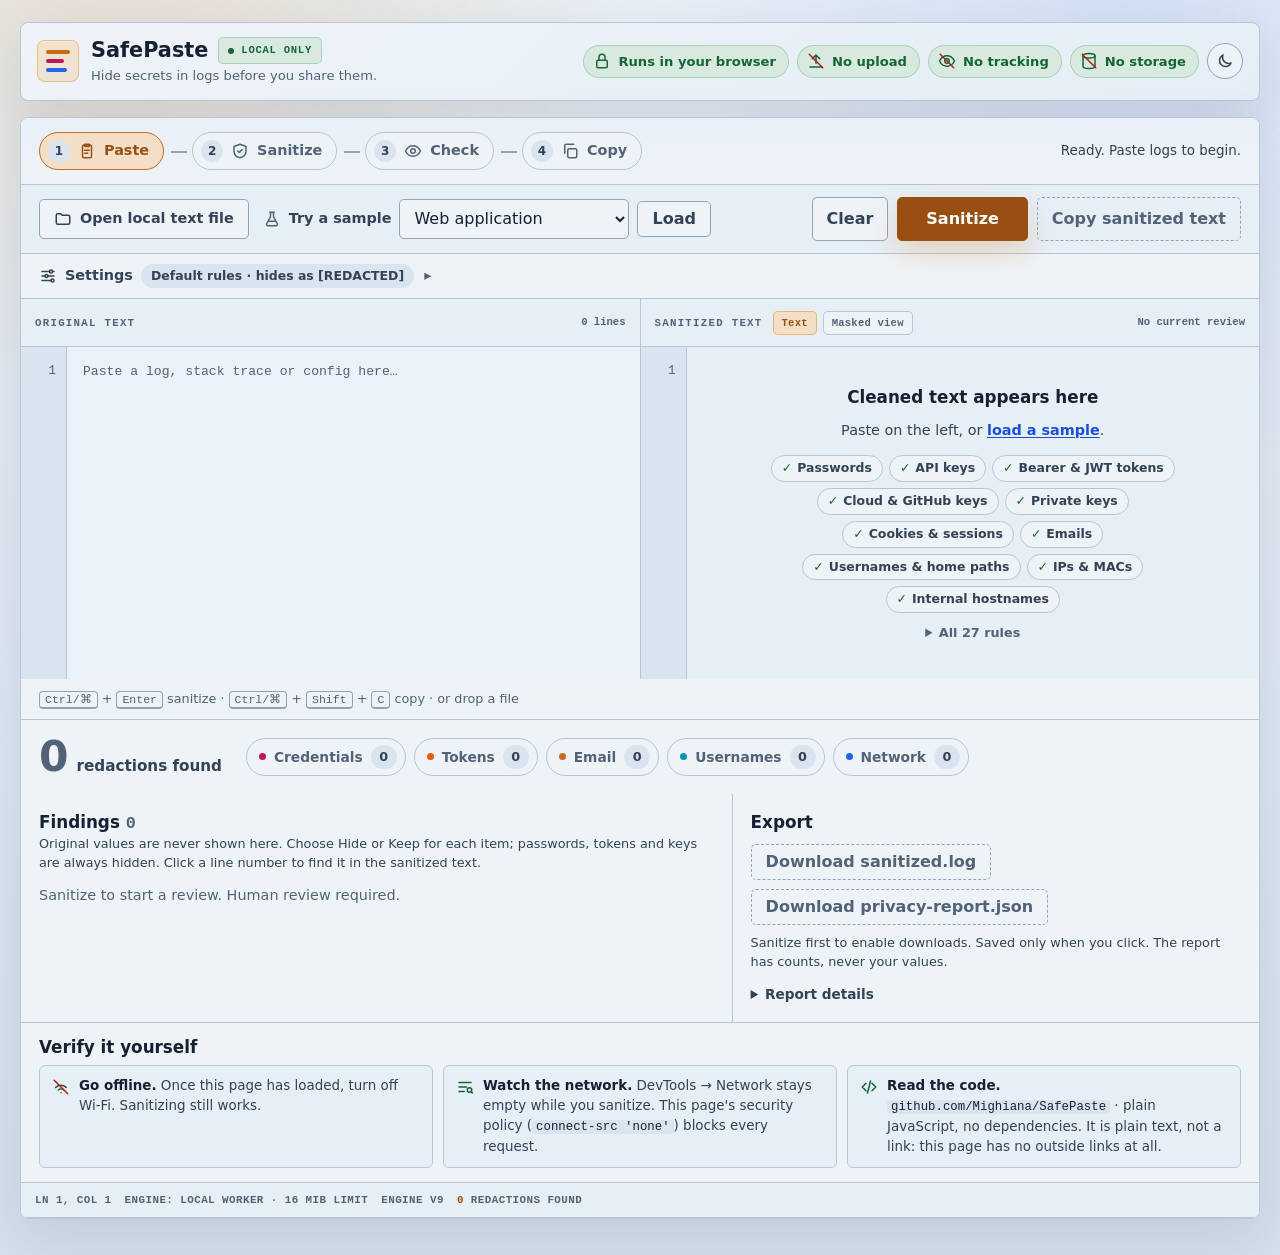
<file: index.html>
<!doctype html>
<html lang="en">
  <head>
    <meta charset="utf-8">
    <meta http-equiv="Content-Security-Policy" content="default-src 'self'; script-src 'self'; style-src 'self'; img-src 'self'; font-src 'none'; connect-src 'none'; media-src 'none'; object-src 'none'; frame-src 'none'; child-src 'none'; worker-src 'self'; manifest-src 'none'; base-uri 'none'; form-action 'none'">
    <meta name="viewport" content="width=device-width, initial-scale=1">
    <title>SafePaste</title>
    <meta name="description" content="Local browser-based log sanitizer for reviewing sensitive data before sharing logs.">
    <link rel="stylesheet" href="styles.css">
    <script src="src/theme.js"></script>
  </head>
  <body>
    <div class="shell">
      <header class="site-header">
        <div class="topbar">
          <a class="brand-lockup" href="#workspace-title" aria-label="SafePaste workspace">
            <span class="brand-mark" aria-hidden="true">
              <span></span>
              <span></span>
              <span></span>
            </span>
            <span class="brand-copy">
              <span class="title-row">
                <h1>SafePaste</h1>
                <span class="trust-badge">Local only</span>
              </span>
              <span class="subtitle">Hide secrets in logs before you share them.</span>
            </span>
          </a>
          <div class="topbar-actions">
            <ul class="trust-indicators" aria-label="Privacy guarantees">
              <li><svg class="icon" viewBox="0 0 24 24" aria-hidden="true" focusable="false"><rect x="5" y="11" width="14" height="10" rx="2"/><path d="M8 11V7a4 4 0 0 1 8 0v4"/></svg>Runs in your browser</li>
              <li><svg class="icon" viewBox="0 0 24 24" aria-hidden="true" focusable="false"><path d="M12 15V4M7 9l5-5 5 5M4 20h16"/><path class="strike" d="M3 3l18 18"/></svg>No upload</li>
              <li><svg class="icon" viewBox="0 0 24 24" aria-hidden="true" focusable="false"><path d="M2 12s3.5-7 10-7 10 7 10 7-3.5 7-10 7S2 12 2 12z"/><circle cx="12" cy="12" r="3"/><path class="strike" d="M3 3l18 18"/></svg>No tracking</li>
              <li><svg class="icon" viewBox="0 0 24 24" aria-hidden="true" focusable="false"><ellipse cx="12" cy="5" rx="8" ry="3"/><path d="M4 5v14c0 1.7 3.6 3 8 3s8-1.3 8-3V5"/><path class="strike" d="M3 3l18 18"/></svg>No storage</li>
            </ul>
            <button id="theme-toggle" class="theme-toggle" type="button" aria-label="Switch to dark theme" title="Switch to dark theme"><svg class="icon icon-moon" viewBox="0 0 24 24" aria-hidden="true" focusable="false"><path d="M20 14.5A8 8 0 0 1 9.5 4a8 8 0 1 0 10.5 10.5z"/></svg><svg class="icon icon-sun" viewBox="0 0 24 24" aria-hidden="true" focusable="false"><circle cx="12" cy="12" r="4"/><path d="M12 2v2M12 20v2M4.9 4.9l1.4 1.4M17.7 17.7l1.4 1.4M2 12h2M20 12h2M4.9 19.1l1.4-1.4M17.7 6.3l1.4-1.4"/></svg></button>
          </div>
        </div>
      </header>

      <main class="workspace" aria-labelledby="workspace-title" data-workspace-shell>
        <section class="workspace-head" aria-labelledby="workspace-title">
          <h2 id="workspace-title" class="sr-only">Sanitize a log</h2>
          <ol id="flow-steps" class="flow-steps" data-stage="paste" aria-label="Steps">
            <li data-step="paste"><svg class="icon" viewBox="0 0 24 24" aria-hidden="true" focusable="false"><rect x="6" y="4" width="12" height="17" rx="2"/><path d="M9 3h6v3H9zM9 11h6M9 15h4"/></svg><span>Paste</span></li>
            <li data-step="sanitize"><svg class="icon" viewBox="0 0 24 24" aria-hidden="true" focusable="false"><path d="M12 3l8 3v6c0 5-3.5 8-8 9-4.5-1-8-4-8-9V6z"/><path d="M9 12l2 2 4-4"/></svg><span>Sanitize</span></li>
            <li data-step="review"><svg class="icon" viewBox="0 0 24 24" aria-hidden="true" focusable="false"><path d="M2 12s3.5-7 10-7 10 7 10 7-3.5 7-10 7S2 12 2 12z"/><circle cx="12" cy="12" r="3"/></svg><span>Check</span></li>
            <li data-step="copy"><svg class="icon" viewBox="0 0 24 24" aria-hidden="true" focusable="false"><rect x="9" y="9" width="12" height="12" rx="2"/><path d="M5 15V5a2 2 0 0 1 2-2h10"/></svg><span>Copy</span></li>
          </ol>
          <p id="status-message" class="status" role="status" aria-live="polite">Ready. Paste logs to begin.</p>
        </section>

        <section class="toolbar" aria-label="Input and actions">
          <div class="input-tools" aria-label="Local input tools">
            <label for="file-input">Open local text file
              <svg class="icon" viewBox="0 0 24 24" aria-hidden="true" focusable="false"><path d="M3 7a2 2 0 0 1 2-2h4l2 2h8a2 2 0 0 1 2 2v8a2 2 0 0 1-2 2H5a2 2 0 0 1-2-2z"/></svg>
              <input id="file-input" type="file" accept="text/*,.txt,.log,.json,.env,.conf,.ini,.csv,.md,.yaml,.yml,.xml,.html,.js,.ts,.py,.java,.go,.rs,.sh">
            </label>
            <div class="sample-tools">
              <svg class="icon" viewBox="0 0 24 24" aria-hidden="true" focusable="false"><path d="M9 3h6M10 3v6l-5 9a2 2 0 0 0 2 3h10a2 2 0 0 0 2-3l-5-9V3M7.5 15h9"/></svg>
              <label for="sample-select">Try a sample</label>
              <select id="sample-select">
                <option value="web">Web application</option>
                <option value="cloud">Cloud / API JSON</option>
                <option value="auth">Authentication headers</option>
                <option value="support">Support / debug .env</option>
              </select>
              <button id="sample-button" class="secondary" type="button">Load</button>
            </div>
          </div>
          <div class="button-row">
            <button id="clear-button" type="button" class="secondary">Clear</button>
            <button id="sanitize-button" type="button" aria-label="Sanitize log">Sanitize</button>
            <button id="cancel-button" type="button" class="secondary" hidden disabled>Cancel analysis</button>
            <button id="copy-button" type="button" title="Sanitize first" disabled>Copy sanitized text</button>
          </div>
        </section>

        <details class="settings">
          <summary><svg class="icon" viewBox="0 0 24 24" aria-hidden="true" focusable="false"><path d="M4 6h10M18 6h2M4 12h4M12 12h8M4 18h12"/><circle cx="16" cy="6" r="2"/><circle cx="10" cy="12" r="2"/><circle cx="18" cy="18" r="2"/></svg>Settings <span id="settings-summary" class="settings-summary">Default rules · hides as [REDACTED]</span></summary>
          <div class="settings-body">
            <div class="policy-controls">
              <label for="mode-select">Output mode
                <select id="mode-select" aria-describedby="mode-help">
                  <option value="redaction">Redaction</option>
                  <option value="pseudonymization">Pseudonymization · context only</option>
                </select>
              </label>
              <label for="profile-select">Privacy profile
                <select id="profile-select" aria-describedby="policy-warning">
                  <option value="legacy">Compatibility (default) · original IPv4 rules</option>
                  <option value="strict">Strict privacy</option>
                  <option value="support">Support</option>
                  <option value="incident">Security incident</option>
                  <option value="custom">Custom</option>
                </select>
              </label>
              <label for="format-select">Input format
                <select id="format-select">
                  <option value="auto">Auto detect</option>
                  <option value="text">Plain text</option>
                  <option value="json">JSON</option>
                  <option value="env">.env / KEY=VALUE</option>
                  <option value="headers">HTTP headers</option>
                  <option value="logfmt">Logfmt</option>
                </select>
              </label>
              <details class="policy-details">
                <summary>Inspect active policy</summary>
                <pre id="policy-details"></pre>
              </details>
            </div>
            <p id="policy-warning" class="review-note">Compatibility preserves loopback. Choose Strict privacy for broader supported redaction. Human review required.</p>
            <p id="mode-help" class="review-note">Pseudonyms like [EMAIL_1] link repeated values in this tab only. Secrets always redact.</p>
            <fieldset id="custom-controls" hidden disabled>
              <legend>Custom categories · checked means REDACT</legend>
              <div class="custom-grid">
                <label><input type="checkbox" checked disabled> Credentials · locked</label>
                <label><input type="checkbox" checked disabled> Tokens · locked</label>
                <label><input type="checkbox" checked disabled> Secrets · locked</label>
                <label><input id="category-email" type="checkbox" checked> Email addresses</label>
                <label><input id="category-usernames" type="checkbox" checked> Usernames</label>
                <label><input id="category-paths" type="checkbox" checked> Path usernames</label>
                <label><input id="category-network" type="checkbox" checked> Network addresses (IPv4, IPv6, MAC, internal hostnames)</label>
                <label><input id="preserve-loopback" type="checkbox"> Preserve loopback (127/8, ::1)</label>
                <label><input id="preserve-private" type="checkbox"> Preserve private (RFC1918, IPv6 fc00::/7)</label>
              </div>
            </fieldset>
            <label class="toggle" id="legacy-controls">
              <input id="redact-ip" type="checkbox" checked>
              <span class="toggle-copy">
                <span class="toggle-title">Redact non-loopback IPv4 addresses</span>
                <span class="toggle-help">Loopback (127/8, ::1) stays visible. Also covers IPv6, MAC and internal hostnames.</span>
              </span>
            </label>
          </div>
        </details>

        <section class="editor-grid" aria-label="Original and sanitized text">
          <article class="pane original-pane">
            <div class="pane-tabs">
              <div>
                <label for="input-text">Original text</label>
              </div>
              <span class="pane-meta" data-original-meta>0 lines</span>
            </div>
            <div class="editor-frame" data-drop-zone>
              <div id="input-gutter" class="gutter" aria-hidden="true">1</div>
              <textarea id="input-text" spellcheck="false" wrap="off" autocomplete="off" autocapitalize="off" aria-describedby="input-help" placeholder="Paste a log, stack trace or config here…"></textarea>
              <div class="drop-overlay" aria-hidden="true">
                <span>Drop a text file</span>
                <small>It stays in this tab. Nothing is uploaded.</small>
              </div>
            </div>
          </article>

          <article class="pane sanitized-pane">
            <div class="pane-tabs">
              <div>
                <label for="output-text">Sanitized text</label>
                <div class="tablist" role="tablist" aria-label="Sanitized output views">
                  <button id="sanitized-tab" class="file-tab active" type="button" role="tab" aria-selected="true" aria-controls="output-text">Text</button>
                  <button id="preview-tab" class="file-tab" type="button" role="tab" aria-selected="false" aria-controls="preview-panel" tabindex="-1">Masked view</button>
                </div>
              </div>
              <span class="pane-meta" data-output-meta>0 redactions</span>
            </div>
            <div class="editor-frame output-frame">
              <div id="output-gutter" class="gutter" aria-hidden="true">1</div>
              <textarea id="output-text" spellcheck="false" wrap="off" autocomplete="off" readonly role="tabpanel" aria-labelledby="sanitized-tab" aria-describedby="preview-help" placeholder="The cleaned version appears here."></textarea>
              <div id="output-empty" class="empty-state">
                <p class="empty-title">Cleaned text appears here</p>
                <p class="empty-sub">Paste on the left, or <button id="empty-sample" type="button" class="link-button">load a sample</button>.</p>
                <ul class="catch-list" aria-label="What SafePaste catches">
                  <li>Passwords</li>
                  <li>API keys</li>
                  <li>Bearer &amp; JWT tokens</li>
                  <li>Cloud &amp; GitHub keys</li>
                  <li>Private keys</li>
                  <li>Cookies &amp; sessions</li>
                  <li>Emails</li>
                  <li>Usernames &amp; home paths</li>
                  <li>IPs &amp; MACs</li>
                  <li>Internal hostnames</li>
                </ul>
                <details class="rule-catalog">
                  <summary id="rule-catalog-summary">All rules</summary>
                  <ul id="rule-catalog"></ul>
                </details>
              </div>
              <pre id="preview-panel" class="visual-output empty" role="tabpanel" aria-labelledby="preview-tab" tabindex="0" aria-describedby="preview-help" data-output-preview hidden>Your visual redaction preview appears here.</pre>
            </div>
          </article>
        </section>
        <div class="editor-help">
          <p id="input-help"><kbd>Ctrl/⌘</kbd> + <kbd>Enter</kbd> sanitize · <kbd>Ctrl/⌘</kbd> + <kbd>Shift</kbd> + <kbd>C</kbd> copy · or drop a file</p>
          <p id="preview-help" hidden>Preview masks every detected value, including KEEP decisions (items set to “Keep original”). Copy and downloads use your final choices.</p>
        </div>


        <section id="summary" class="summary" data-state="empty" aria-labelledby="summary-title">
          <div class="summary-count">
            <h2 id="summary-title" class="sr-only">Result</h2>
            <p><strong id="redaction-count">0</strong> redactions found</p>
          </div>
          <div class="summary-categories">
            <div class="rule-strip" aria-label="Detection rule groups" data-visual-category-chips>
              <span class="rule-chip credentials" data-rule-chip="credentials"><span class="rule-dot"></span>Credentials <strong>0</strong></span>
              <span class="rule-chip tokens" data-rule-chip="tokens"><span class="rule-dot"></span>Tokens <strong>0</strong></span>
              <span class="rule-chip email" data-rule-chip="email"><span class="rule-dot"></span>Email <strong>0</strong></span>
              <span class="rule-chip usernames" data-rule-chip="usernames"><span class="rule-dot"></span>Usernames <strong>0</strong></span>
              <span class="rule-chip ipv4" data-rule-chip="network"><span class="rule-dot"></span>Network <strong>0</strong></span>
            </div>
            <ul id="category-list" class="category-list sr-only" aria-label="Detected sensitive data categories">
              <li>No review yet.</li>
            </ul>
          </div>
          <p id="review-warning" class="review-warning" hidden><svg class="icon" viewBox="0 0 24 24" aria-hidden="true" focusable="false"><path d="M12 3l10 18H2z"/><path d="M12 10v4M12 17.5v.5"/></svg><span id="review-warning-text">Always check before sharing. Unknown secrets can slip through.</span></p>
        </section>

        <section class="review-grid" aria-label="Findings and privacy report">
          <section id="findings-panel" class="findings-panel" data-state="empty" aria-labelledby="findings-title">
            <div class="findings-head">
              <h2 id="findings-title">Findings <span id="finding-count">0</span></h2>
              <div class="findings-actions">
                <button id="hide-all" type="button" class="secondary" hidden disabled>Hide all</button>
                <button id="undo-hide" type="button" class="secondary" hidden>Undo</button>
              </div>
            </div>
            <p class="review-note">Original values are never shown here. Choose Hide or Keep for each item; passwords, tokens and keys are always hidden. Click a line number to find it in the sanitized text.</p>
            <ol id="findings-list" aria-label="Detected findings"></ol>
            <nav id="findings-pager" class="findings-pagination" aria-label="Findings pages" hidden>
              <button id="findings-previous" type="button" disabled>Previous</button>
              <span id="findings-page" role="status" aria-live="polite">No review yet.</span>
              <button id="findings-next" type="button" disabled>Next</button>
            </nav>
          </section>
          <section class="report-panel" aria-labelledby="report-title">
            <h2 id="report-title">Export</h2>
            <div class="button-row">
              <button id="download-log" type="button" disabled>Download sanitized.log</button>
              <button id="download-report" type="button" class="secondary" disabled>Download privacy-report.json</button>
            </div>
            <p class="review-note"><span id="export-hint">Sanitize first to enable downloads. </span>Saved only when you click. The report has counts, never your values.</p>
            <details class="report-details">
              <summary>Report details</summary>
              <pre id="privacy-report">No review yet. Human review required before sharing.</pre>
            </details>
          </section>
        </section>

        <section class="verify" aria-labelledby="verify-title">
          <h2 id="verify-title">Verify it yourself</h2>
          <ul class="verify-list">
            <li><svg class="icon" viewBox="0 0 24 24" aria-hidden="true" focusable="false"><path d="M5 12.5a10 10 0 0 1 14 0M8.5 16a5 5 0 0 1 7 0M12 19.5h.01"/><path class="strike" d="M3 3l18 18"/></svg><span><strong>Go offline.</strong> Once this page has loaded, turn off Wi-Fi. Sanitizing still works.</span></li>
            <li><svg class="icon" viewBox="0 0 24 24" aria-hidden="true" focusable="false"><path d="M4 6h16M4 12h10M4 18h7"/><circle cx="18" cy="16" r="3"/><path d="M20.2 18.2L22 20"/></svg><span><strong>Watch the network.</strong> DevTools → Network stays empty while you sanitize. This page's security policy (<code>connect-src 'none'</code>) blocks every request.</span></li>
            <li><svg class="icon" viewBox="0 0 24 24" aria-hidden="true" focusable="false"><path d="M8 7l-5 5 5 5M16 7l5 5-5 5M14 4l-4 16"/></svg><span><strong>Read the code.</strong> <code id="source-url">github.com/Mighiana/SafePaste</code> · plain JavaScript, no dependencies. It is plain text, not a link: this page has no outside links at all.</span></li>
          </ul>
        </section>

        <section class="statusbar" aria-label="Review status">
          <span data-cursor-status>Ln 1, Col 1</span>
          <span id="engine-status">Engine: starting</span>
          <span id="engine-version">Engine v–</span>
          <span><strong data-status-redaction-count>0</strong> redactions found</span>
          <span class="status-dots" data-category-dots aria-hidden="true"></span>
        </section>

      </main>
    </div>

    <script src="src/sanitizer.js"></script>
    <script src="app.js"></script>
  </body>
</html>
</file>
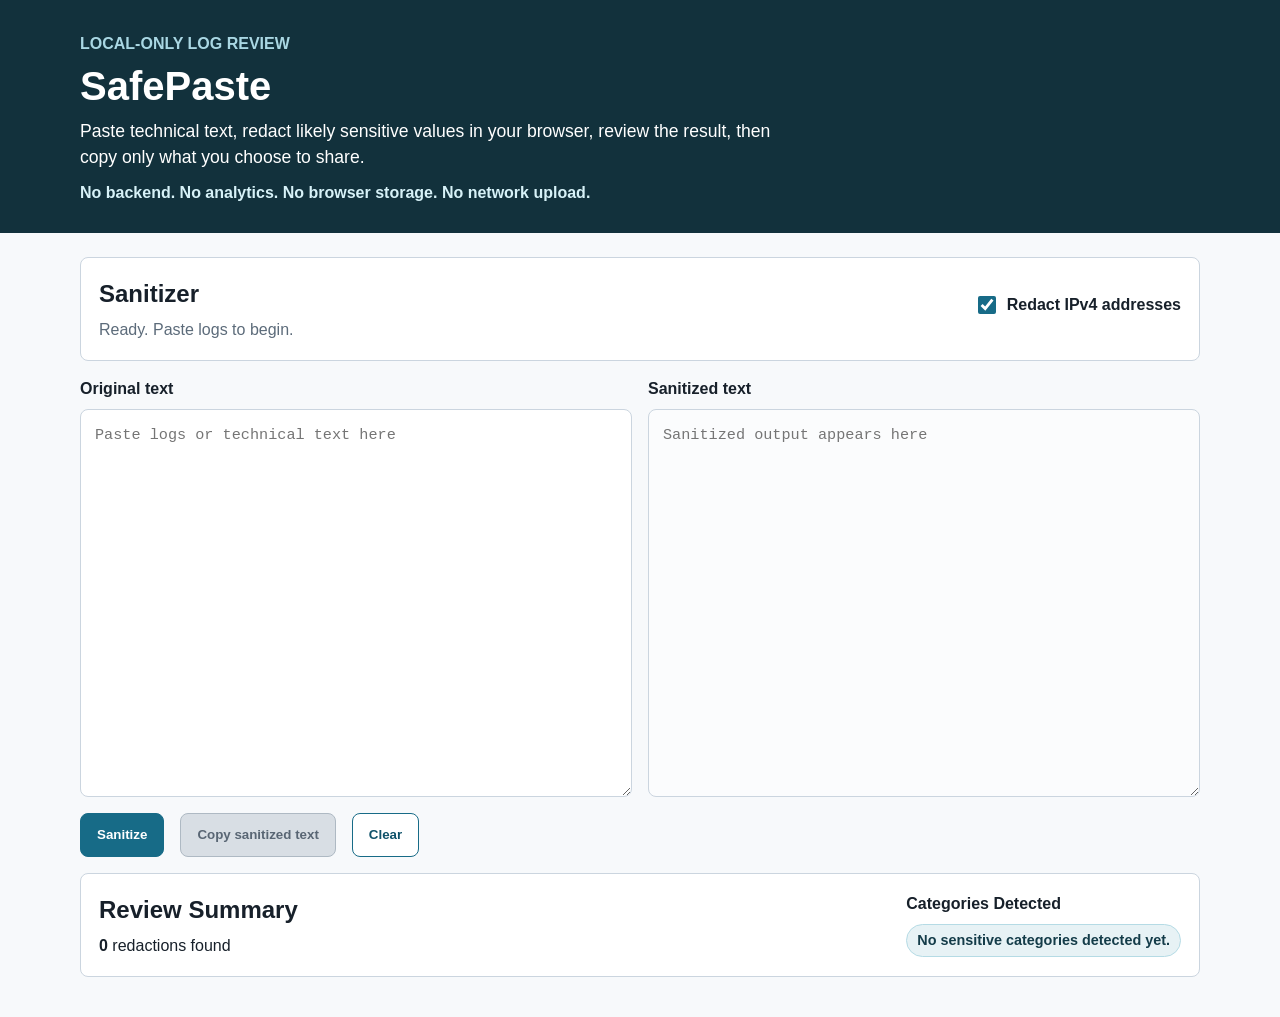
<file: history/v1/index.html>
<!doctype html>
<html lang="en">
  <head>
    <meta charset="utf-8">
    <meta name="viewport" content="width=device-width, initial-scale=1">
    <title>SafePaste</title>
    <meta name="description" content="Local browser-based log sanitizer for reviewing sensitive data before sharing logs.">
    <link rel="stylesheet" href="styles.css">
  </head>
  <body>
    <header class="site-header">
      <div class="header-inner">
        <p class="eyebrow">Local-only log review</p>
        <h1>SafePaste</h1>
        <p class="intro">Paste technical text, redact likely sensitive values in your browser, review the result, then copy only what you choose to share.</p>
        <p class="privacy-note">No backend. No analytics. No browser storage. No network upload.</p>
      </div>
    </header>

    <main class="workspace" aria-labelledby="workspace-title">
      <section class="toolbar" aria-labelledby="workspace-title">
        <div>
          <h2 id="workspace-title">Sanitizer</h2>
          <p id="status-message" class="status" role="status" aria-live="polite">Ready. Paste logs to begin.</p>
        </div>
        <label class="toggle">
          <input id="redact-ip" type="checkbox" checked>
          <span>Redact IPv4 addresses</span>
        </label>
      </section>

      <section class="panes" aria-label="Original and sanitized text">
        <div class="pane">
          <label for="input-text">Original text</label>
          <textarea id="input-text" spellcheck="false" placeholder="Paste logs or technical text here"></textarea>
        </div>

        <div class="pane">
          <label for="output-text">Sanitized text</label>
          <textarea id="output-text" spellcheck="false" readonly placeholder="Sanitized output appears here"></textarea>
        </div>
      </section>

      <section class="actions" aria-label="Actions">
        <button id="sanitize-button" type="button">Sanitize</button>
        <button id="copy-button" type="button" disabled>Copy sanitized text</button>
        <button id="clear-button" type="button" class="secondary">Clear</button>
      </section>

      <section class="summary" aria-labelledby="summary-title">
        <div>
          <h2 id="summary-title">Review Summary</h2>
          <p><strong id="redaction-count">0</strong> redactions found</p>
        </div>
        <div>
          <h3>Categories Detected</h3>
          <ul id="category-list" class="category-list" aria-label="Detected sensitive data categories">
            <li>No sensitive categories detected yet.</li>
          </ul>
        </div>
      </section>
    </main>

    <script src="src/sanitizer.js"></script>
    <script src="app.js"></script>
  </body>
</html>
</file>
<file: styles.css>
:root {
  color-scheme: light;
  --bg: #dde7f1;
  --bg-elevated: #d3dfeb;
  --surface: #eef3f8;
  --surface-secondary: #e6eef6;
  --surface-tertiary: #d9e4ef;
  --surface-glass: rgba(238, 243, 248, 0.9);
  --border: #b7c5d6;
  --border-strong: #91a3b8;

  --text-primary: #172033;
  --text-secondary: #334256;
  --text-muted: #526277;
  --text-faint: #526277;

  --primary: #c66a1d;
  --primary-hover: #9a4f12;
  --primary-soft: #f3dfc8;
  --focus: #2563eb;
  --link: #1d4ed8;

  --success: #15803d;
  --success-strong: #166534;
  --success-soft: #d8eadf;
  --action: #9a4f12;
  --action-hover: #7c3f0e;
  --on-action: #ffffff;
  --warning-text: #8a3f07;
  --on-badge: #ffffff;
  --badge-low: #2563eb;
  --badge-medium: #b84309;
  --badge-high: #b91c1c;
  --editor-bg: #eaf1f8;
  --editor-readonly: #e6eef6;
  --page-top: #e8eff6;
  --page-bottom: #d4e0eb;
  --topbar-glass: linear-gradient(135deg, rgba(238, 243, 248, 0.96), rgba(228, 237, 246, 0.92));
  --head-glass: linear-gradient(180deg, rgba(232, 239, 247, 0.88), rgba(238, 243, 248, 0.98));
  --danger: #b91c1c;
  --danger-soft: #f1d8de;
  --warning: #b45309;
  --warning-soft: #efe2c6;
  --orange: #ea580c;
  --cyan: #0891b2;
  --blue: #2563eb;
  --pink: #be185d;

  --radius: 8px;
  --shadow: 0 20px 56px rgba(15, 23, 42, 0.1);
  --mono: "SFMono-Regular", Consolas, "Liberation Mono", "Courier New", monospace;
  --sans: ui-sans-serif, system-ui, -apple-system, BlinkMacSystemFont, "Segoe UI", sans-serif;
}

* {
  box-sizing: border-box;
}

html {
  min-height: 100%;
  background: var(--bg);
}

body {
  position: relative;
  margin: 0;
  min-height: 100vh;
  overflow-x: hidden;
  background:
    radial-gradient(circle at 10% -8%, rgba(217, 119, 6, 0.16), transparent 32rem),
    radial-gradient(circle at 88% 0%, rgba(37, 99, 235, 0.11), transparent 30rem),
    linear-gradient(180deg, var(--page-top) 0%, var(--bg) 54%, var(--page-bottom) 100%);
  color: var(--text-primary);
  font-family: var(--sans);
  line-height: 1.5;
  -webkit-font-smoothing: antialiased;
}

body::before {
  position: fixed;
  inset: 0;
  z-index: -1;
  background:
    linear-gradient(rgba(15, 23, 42, 0.035) 1px, transparent 1px),
    linear-gradient(90deg, rgba(15, 23, 42, 0.035) 1px, transparent 1px);
  background-size: 36px 36px;
  mask-image: linear-gradient(180deg, rgba(0, 0, 0, 0.66), transparent 82%);
  content: "";
  pointer-events: none;
}

::selection {
  background: rgba(217, 119, 6, 0.22);
  color: var(--text-primary);
}

h1,
h2,
h3,
p {
  margin-top: 0;
}

button,
textarea,
input,
select {
  font: inherit;
}

.shell {
  width: min(1240px, calc(100% - 32px));
  margin: 0 auto;
  padding: 22px 0 36px;
}

.site-header {
  margin-bottom: 16px;
}

.topbar {
  display: flex;
  align-items: center;
  justify-content: space-between;
  gap: 18px;
  border: 1px solid var(--border);
  border-radius: var(--radius);
  padding: 14px 16px;
  background: var(--topbar-glass), var(--surface);
  box-shadow: var(--shadow);
}

.brand-lockup {
  display: inline-flex;
  align-items: center;
  min-width: 0;
  gap: 12px;
  color: inherit;
  text-decoration: none;
}

.brand-mark {
  display: grid;
  width: 42px;
  height: 42px;
  flex: 0 0 auto;
  align-content: center;
  gap: 5px;
  border: 1px solid rgba(217, 119, 6, 0.35);
  border-radius: 8px;
  padding: 9px 8px;
  background:
    linear-gradient(180deg, rgba(244, 226, 203, 0.98), rgba(235, 214, 184, 0.56)),
    var(--surface);
  box-shadow: inset 0 1px 0 rgba(255, 255, 255, 0.42);
}

.brand-mark span {
  display: block;
  height: 4px;
  border-radius: 2px;
  background: var(--primary);
}

.brand-mark span:nth-child(2) {
  width: 76%;
  background: var(--pink);
}

.brand-mark span:nth-child(3) {
  width: 88%;
  background: var(--blue);
}

.brand-copy {
  display: grid;
  min-width: 0;
  gap: 2px;
}

.title-row {
  display: flex;
  align-items: center;
  gap: 10px;
}

h1 {
  margin-bottom: 0;
  color: var(--text-primary);
  font-size: 1.3rem;
  font-weight: 800;
  line-height: 1.1;
  letter-spacing: 0;
}

.subtitle {
  color: var(--text-muted);
  font-size: 0.82rem;
}

.trust-badge {
  display: inline-flex;
  align-items: center;
  gap: 7px;
  min-height: 27px;
  border-radius: 5px;
  padding: 5px 9px;
  font-family: var(--mono);
  font-size: 0.66rem;
  font-weight: 800;
  letter-spacing: 0.07em;
  line-height: 1;
  text-transform: uppercase;
  white-space: nowrap;
}

.trust-badge {
  border: 1px solid rgba(21, 128, 61, 0.24);
  background: var(--success-soft);
  color: var(--success-strong);
}

.trust-badge::before {
  width: 6px;
  height: 6px;
  flex: 0 0 auto;
  border-radius: 999px;
  background: currentColor;
  content: "";
}

.icon {
  width: 18px;
  height: 18px;
  flex: 0 0 auto;
  fill: none;
  stroke: currentColor;
  stroke-width: 2;
  stroke-linecap: round;
  stroke-linejoin: round;
}

.icon .strike {
  stroke: var(--danger);
}

.sr-only {
  position: absolute !important;
  width: 1px;
  height: 1px;
  overflow: hidden;
  clip: rect(0 0 0 0);
  clip-path: inset(50%);
  white-space: nowrap;
}

.trust-indicators {
  display: flex;
  flex-wrap: wrap;
  justify-content: flex-end;
  gap: 8px;
  margin: 0;
  padding: 0;
  list-style: none;
}

.trust-indicators li {
  display: inline-flex;
  align-items: center;
  gap: 7px;
  border: 1px solid rgba(21, 128, 61, 0.24);
  border-radius: 999px;
  padding: 6px 12px 6px 9px;
  background: var(--success-soft);
  color: var(--success-strong);
  font-size: 0.82rem;
  font-weight: 700;
  white-space: nowrap;
}

.topbar-actions {
  display: flex;
  flex-wrap: wrap;
  align-items: center;
  justify-content: flex-end;
  gap: 8px;
}

.theme-toggle {
  display: inline-grid;
  width: 36px;
  min-height: 36px;
  place-items: center;
  border-radius: 999px;
  padding: 0;
}

.theme-toggle .icon-sun,
:root[data-theme="dark"] .theme-toggle .icon-moon {
  display: none;
}

:root[data-theme="dark"] .theme-toggle .icon-sun {
  display: block;
}

.workspace {
  overflow: hidden;
  border: 1px solid var(--border);
  border-radius: var(--radius);
  background: var(--surface);
  box-shadow: var(--shadow);
}

.workspace.is-scanning {
  border-color: rgba(217, 119, 6, 0.42);
}

.workspace-head {
  display: flex;
  align-items: center;
  justify-content: space-between;
  gap: 18px;
  border-bottom: 1px solid var(--border);
  padding: 14px 18px;
  background: var(--head-glass), var(--surface);
}

.eyebrow,
.section-kicker {
  margin-bottom: 3px;
  color: var(--primary-hover);
  font-family: var(--mono);
  font-size: 0.66rem;
  font-weight: 900;
  letter-spacing: 0.12em;
  text-transform: uppercase;
}

h2 {
  margin-bottom: 0;
  color: var(--text-primary);
  font-size: 1rem;
  font-weight: 800;
  line-height: 1.2;
  letter-spacing: 0;
}

h3 {
  margin-bottom: 10px;
  color: var(--text-secondary);
  font-family: var(--mono);
  font-size: 0.68rem;
  line-height: 1.2;
  letter-spacing: 0.1em;
  text-transform: uppercase;
}

.flow-steps {
  display: flex;
  flex-wrap: wrap;
  align-items: center;
  gap: 6px;
  margin: 0;
  padding: 0;
  list-style: none;
  counter-reset: step;
}

.flow-steps li {
  display: inline-flex;
  align-items: center;
  gap: 8px;
  border: 1px solid var(--border);
  border-radius: 999px;
  padding: 7px 14px 7px 8px;
  background: var(--surface);
  color: var(--text-muted);
  font-size: 0.9rem;
  font-weight: 700;
  counter-increment: step;
  transition: background-color 160ms ease, color 160ms ease, border-color 160ms ease;
}

.flow-steps li::before {
  display: inline-grid;
  width: 22px;
  height: 22px;
  place-items: center;
  border-radius: 999px;
  background: var(--surface-tertiary);
  color: var(--text-secondary);
  font-size: 0.75rem;
  content: counter(step);
}

.flow-steps li + li {
  margin-left: 22px;
  position: relative;
}

.flow-steps li + li::after {
  position: absolute;
  top: 50%;
  left: -22px;
  width: 16px;
  border-top: 2px solid var(--border-strong);
  content: "";
}

.flow-steps[data-stage="paste"] [data-step="paste"],
.flow-steps[data-stage="sanitize"] [data-step="sanitize"],
.flow-steps[data-stage="review"] [data-step="review"],
.flow-steps[data-stage="copy"] [data-step="copy"] {
  border-color: var(--primary);
  background: var(--primary-soft);
  color: var(--primary-hover);
}

.flow-steps[data-stage="sanitize"] [data-step="paste"],
.flow-steps[data-stage="review"] [data-step="paste"],
.flow-steps[data-stage="review"] [data-step="sanitize"],
.flow-steps[data-stage="copy"] li:not([data-step="copy"]) {
  border-color: rgba(21, 128, 61, 0.3);
  color: var(--success-strong);
}

.flow-steps[data-stage="sanitize"] [data-step="paste"]::before,
.flow-steps[data-stage="review"] [data-step="paste"]::before,
.flow-steps[data-stage="review"] [data-step="sanitize"]::before,
.flow-steps[data-stage="copy"] li::before {
  background: var(--success-strong);
  color: var(--on-action);
  content: "✓";
}

.status {
  max-width: 520px;
  margin: 0;
  color: var(--text-secondary);
  font-size: 0.84rem;
  text-align: right;
}

.toolbar {
  display: flex;
  flex-wrap: wrap;
  align-items: center;
  justify-content: space-between;
  gap: 12px;
  border-bottom: 1px solid var(--border);
  padding: 12px 18px;
  background: var(--surface-secondary);
}

.rule-strip {
  display: flex;
  flex-wrap: wrap;
  gap: 8px;
}

.rule-chip {
  display: inline-flex;
  align-items: center;
  gap: 8px;
  min-height: 36px;
  border: 1px solid var(--border);
  border-radius: 999px;
  padding: 6px 8px 6px 12px;
  background: var(--surface);
  color: var(--text-muted);
  font-size: 0.86rem;
  font-weight: 700;
}

.rule-chip strong {
  display: inline-grid;
  min-width: 26px;
  height: 24px;
  place-items: center;
  border-radius: 999px;
  padding: 0 6px;
  background: var(--surface-tertiary);
  color: var(--text-secondary);
  font-size: 0.8rem;
}

.rule-chip.is-active {
  color: var(--text-primary);
}

.rule-chip.is-active strong {
  background: var(--action);
  color: var(--on-action);
}

.rule-chip.is-active {
  border-color: rgba(217, 119, 6, 0.42);
  background: var(--primary-soft);
}

.rule-dot,
.status-dots span {
  width: 7px;
  height: 7px;
  flex: 0 0 auto;
  border-radius: 999px;
  background: var(--text-faint);
}

.rule-chip.credentials .rule-dot,
.status-dots .credentials {
  background: var(--pink);
}

.rule-chip.tokens .rule-dot,
.status-dots .tokens {
  background: var(--orange);
}

.rule-chip.email .rule-dot,
.status-dots .email {
  background: var(--primary);
}

.rule-chip.usernames .rule-dot,
.status-dots .usernames {
  background: var(--cyan);
}

.rule-chip.ipv4 .rule-dot,
.status-dots .ipv4 {
  background: var(--blue);
}

.toggle {
  display: inline-flex;
  align-items: flex-start;
  gap: 10px;
  min-width: 0;
  margin: 0;
  color: var(--text-primary);
}

.toggle input {
  width: 16px;
  height: 16px;
  margin-top: 3px;
  flex: 0 0 auto;
  accent-color: var(--primary);
}

.toggle-copy {
  display: grid;
  gap: 1px;
  min-width: 0;
}

.toggle-title {
  color: var(--text-primary);
  font-family: var(--mono);
  font-size: 0.73rem;
  font-weight: 800;
  letter-spacing: 0.04em;
}

.toggle-help {
  margin: 0;
  font-family: var(--sans);
  font-weight: 500;
  letter-spacing: 0;
  text-transform: none;
  color: var(--text-muted);
  font-size: 0.78rem;
}

.button-row {
  display: flex;
  justify-content: flex-end;
  gap: 9px;
  flex-wrap: wrap;
}

button {
  min-height: 36px;
  border: 1px solid var(--border-strong);
  border-radius: 5px;
  padding: 0 14px;
  background: var(--surface);
  color: var(--text-secondary);
  font-weight: 800;
  cursor: pointer;
  transition:
    border-color 140ms ease,
    background-color 140ms ease,
    box-shadow 140ms ease,
    color 140ms ease,
    transform 140ms ease;
}

button:hover {
  border-color: var(--text-muted);
  color: var(--text-primary);
  transform: translateY(-1px);
}

button:active {
  transform: translateY(1px);
}

#sanitize-button {
  min-height: 44px;
  padding: 0 28px;
  font-size: 1rem;
  border-color: var(--action);
  background: var(--action);
  color: var(--on-action);
  box-shadow: 0 12px 28px rgba(217, 119, 6, 0.22);
}

#sanitize-button:hover,
#copy-button:not(:disabled):hover,
#download-log:not(:disabled):hover {
  border-color: var(--action-hover);
  background: var(--action-hover);
  color: var(--on-action);
  box-shadow: 0 16px 34px rgba(180, 83, 9, 0.26);
}

/* Once a result exists, Copy and the log download lead; Sanitize steps back. */
#copy-button:not(:disabled),
#download-log:not(:disabled) {
  border-color: var(--action);
  background: var(--action);
  color: var(--on-action);
}

#sanitize-button.is-done {
  border-color: var(--border-strong);
  background: var(--surface);
  color: var(--text-secondary);
  box-shadow: none;
}

#sanitize-button.is-done:hover {
  background: var(--surface-tertiary);
  color: var(--text-primary);
}

button.secondary,
.file-tab {
  background: var(--surface);
  color: var(--text-secondary);
}

button.secondary:hover,
.file-tab:hover {
  background: var(--surface-tertiary);
}

button:disabled,
button:disabled:hover {
  border-color: var(--border-strong);
  border-style: dashed;
  background: transparent;
  color: var(--text-muted);
  box-shadow: none;
  cursor: not-allowed;
  transform: none;
}

button:focus-visible,
textarea:focus-visible,
input:focus-visible,
select:focus-visible,
summary:focus-visible,
.input-tools > label:focus-within,
.brand-lockup:focus-visible {
  outline: 3px solid var(--focus);
  outline-offset: 3px;
}

[hidden] { display: none !important; }

.policy-controls, .input-tools, .custom-grid {
  display: flex;
  flex-wrap: wrap;
  align-items: center;
  gap: 14px;
}

.policy-controls > label, .sample-tools > label, .input-tools > label {
  display: grid;
  gap: 5px;
  color: var(--text-secondary);
  font-size: 0.85rem;
  font-weight: 700;
  min-width: 0;
}

select {
  min-height: 40px;
  max-width: 100%;
  padding: 6px 10px;
  border: 1px solid var(--border-strong);
  border-radius: 5px;
  background: var(--surface);
  color: var(--text-primary);
}

.input-tools > label {
  display: inline-flex;
  flex-direction: row-reverse;
  align-items: center;
  gap: 8px;
  min-height: 40px;
  margin: 0;
  border: 1px solid var(--border-strong);
  border-radius: 5px;
  padding: 0 14px;
  background: var(--surface);
  color: var(--text-secondary);
  font-family: var(--sans);
  font-size: 0.9rem;
  font-weight: 800;
  letter-spacing: 0;
  text-transform: none;
  cursor: pointer;
}

.input-tools > label:hover { background: var(--surface-tertiary); color: var(--text-primary); }
.input-tools input[type="file"] { position: absolute; width: 1px; height: 1px; opacity: 0; }
.sample-tools > .icon { color: var(--text-muted); }
.sample-tools > label { margin: 0; font-family: var(--sans); font-size: 0.9rem; letter-spacing: 0; text-transform: none; }

.settings { border-bottom: 1px solid var(--border); background: var(--surface); }
.settings > summary {
  display: flex;
  align-items: center;
  gap: 8px;
  padding: 10px 18px;
  color: var(--text-secondary);
  font-size: 0.9rem;
  list-style: none;
}
.settings > summary::-webkit-details-marker { display: none; }
.settings > summary::after { margin-left: 2px; color: var(--text-muted); content: "▸"; }
.settings[open] > summary::after { content: "▾"; }
.settings-summary {
  border-radius: 999px;
  padding: 3px 10px;
  background: var(--surface-tertiary);
  color: var(--text-secondary);
  font-size: 0.78rem;
  font-weight: 700;
}
.settings-body { display: grid; gap: 12px; padding: 4px 18px 16px; }

kbd {
  border: 1px solid var(--border-strong);
  border-bottom-width: 2px;
  border-radius: 4px;
  padding: 1px 5px;
  background: var(--surface);
  font-family: var(--mono);
  font-size: 0.72rem;
}

.policy-details { flex: 1 1 260px; min-width: 0; }
summary { cursor: pointer; font-weight: 700; }
.policy-details pre { max-height: 260px; overflow: auto; }

.review-note, .editor-help p, .finding-detail {
  margin: 0;
  font-size: 0.8rem;
  color: var(--text-secondary);
  overflow-wrap: anywhere;
}

#custom-controls {
  min-width: 0;
  border: 1px solid var(--border-strong);
  border-radius: 5px;
  padding: 12px;
}

.custom-grid { align-items: flex-start; }
.custom-grid label { display: flex; align-items: center; gap: 6px; font-size: 0.83rem; }
.custom-grid input { width: 18px; height: 18px; accent-color: var(--primary); }
.sample-tools { display: flex; flex-wrap: wrap; align-items: center; gap: 8px; min-width: 0; }
.editor-help { display: grid; grid-template-columns: 1fr 1fr; gap: 20px; padding: 10px 18px; background: var(--surface); }
.editor-help p { color: var(--text-muted); }

.review-grid { display: grid; grid-template-columns: minmax(0, 1.35fr) minmax(0, 1fr); gap: 1px; background: var(--border); }
.findings-panel, .report-panel { min-width: 0; padding: 18px; background: var(--surface); }
.review-grid h2 { font-size: 1.05rem; }
#finding-count { font-family: var(--mono); color: var(--warning-text); }
.findings-panel[data-state="empty"] #finding-count,
.findings-panel[data-state="clean"] #finding-count,
.summary[data-state="empty"] .summary-count strong { color: var(--text-muted); }
.summary[data-state="clean"] .summary-count strong { color: var(--success-strong); }
.findings-head { display: flex; flex-wrap: wrap; align-items: center; justify-content: space-between; gap: 8px; }
.findings-head h2 { margin: 0; }
.findings-actions { display: flex; gap: 8px; }
.findings-actions button { min-height: 32px; font-size: 0.82rem; }
.review-warning.is-clean { border-color: rgba(21, 128, 61, 0.3); background: var(--success-soft); color: var(--success-strong); }
#findings-list { padding: 0; list-style: none; max-height: 560px; overflow-y: auto; }
#findings-list { display: grid; gap: 8px; margin: 12px 0; }
#findings-list > li:not(.finding) { color: var(--text-muted); font-size: 0.9rem; }
.finding {
  display: grid;
  grid-template-columns: minmax(0, 1fr) auto;
  align-items: center;
  gap: 2px 14px;
  border: 1px solid var(--border);
  border-left: 4px solid var(--blue);
  border-radius: 6px;
  padding: 10px 12px;
  background: var(--surface-secondary);
}
.finding.severity-high { border-left-color: var(--danger); }
.finding.severity-medium { border-left-color: var(--orange); }
.finding h3 {
  display: flex;
  flex-wrap: wrap;
  align-items: center;
  gap: 4px 8px;
  margin: 0;
  color: var(--text-primary);
  font-family: var(--sans);
  font-size: 0.92rem;
  letter-spacing: 0;
  overflow-wrap: anywhere;
}
.finding .severity {
  border-radius: 999px;
  padding: 2px 8px;
  background: var(--badge-low);
  color: var(--on-badge);
  font-size: 0.66rem;
  letter-spacing: 0.06em;
}
.finding.severity-high .severity { background: var(--badge-high); }
.finding.severity-medium .severity { background: var(--badge-medium); }
.finding-where {
  min-height: 0;
  border: 0;
  border-radius: 4px;
  padding: 1px 4px;
  background: transparent;
  color: var(--link);
  font-size: 0.78rem;
  font-weight: 700;
  text-decoration: underline;
  text-underline-offset: 2px;
  text-transform: none;
}
.finding-where:hover { background: var(--surface-tertiary); color: var(--link); transform: none; }
.finding p { grid-column: 1; margin: 0; font-size: 0.82rem; color: var(--text-secondary); overflow-wrap: anywhere; }
.finding .finding-detail { font-family: var(--mono); font-size: 0.74rem; color: var(--text-muted); }
.finding-why { grid-column: 1; font-size: 0.76rem; color: var(--text-secondary); }
.finding-why summary { width: max-content; cursor: pointer; color: var(--text-muted); font-weight: 600; }
.finding-why p { margin-top: 4px; }
.finding .finding-action, .finding .finding-locked { grid-column: 2; grid-row: 1 / span 3; }
.finding-action { display: grid; gap: 4px; margin: 0; font-size: 0.66rem; }
.finding select { min-width: 190px; max-width: 100%; }
.finding .finding-locked { justify-self: end; border-radius: 999px; padding: 4px 10px; background: var(--danger-soft); color: var(--danger) !important; font-size: 0.74rem !important; font-weight: 700; max-width: 220px; }
.findings-pagination { display: flex; flex-wrap: wrap; gap: 8px; align-items: center; font-size: 0.8rem; }
#privacy-report, #policy-details { white-space: pre-wrap; overflow-wrap: anywhere; font-family: var(--mono); font-size: 0.8rem; }
#privacy-report { margin: 8px 0 0; padding: 12px; border: 1px solid var(--border); background: var(--surface-secondary); }
.report-panel .button-row { justify-content: flex-start; margin: 12px 0 8px; }
.report-details { margin-top: 12px; color: var(--text-secondary); font-size: 0.85rem; }

@media (max-width: 980px) {
  .review-grid, .editor-help { grid-template-columns: 1fr; }
}

@media (max-width: 620px) {
  .policy-controls > label, .input-tools, .input-tools > label { width: 100%; }
  .input-tools > label { justify-content: center; }
  .policy-controls select { width: 100%; }
  .sample-tools { width: 100%; flex-wrap: nowrap; }
  .sample-tools select { flex: 1 1 0; width: auto; min-width: 0; }
  .findings-panel, .report-panel, .editor-help { padding: 12px; }
  .finding { grid-template-columns: minmax(0, 1fr); }
  .finding .finding-action, .finding .finding-locked { grid-column: 1; grid-row: auto; justify-self: stretch; max-width: none; margin-top: 6px; }
  .finding select { width: 100%; min-width: 0; }
  .flow-steps { display: grid; grid-template-columns: repeat(4, minmax(0, 1fr)); width: 100%; gap: 6px; }
  .flow-steps li { flex-direction: column; gap: 3px; border-radius: 8px; padding: 6px 2px; font-size: 0.78rem; }
  .flow-steps li .icon { display: none; }
  .flow-steps li + li { margin-left: 0; }
  .flow-steps li + li::after { display: none; }
}

.editor-grid {
  display: grid;
  grid-template-columns: minmax(0, 1fr) minmax(0, 1fr);
  min-height: 380px;
  background: var(--border);
  gap: 1px;
}

.pane {
  display: flex;
  min-width: 0;
  min-height: 380px;
  flex-direction: column;
  background: var(--surface);
}

.pane-tabs {
  display: flex;
  min-height: 48px;
  align-items: center;
  justify-content: space-between;
  gap: 12px;
  border-bottom: 1px solid var(--border);
  padding: 11px 14px 10px;
  background: var(--surface-secondary);
}

label {
  display: block;
  margin-bottom: 7px;
  color: var(--text-muted);
  font-family: var(--mono);
  font-size: 0.67rem;
  font-weight: 900;
  letter-spacing: 0.12em;
  text-transform: uppercase;
}

.tablist {
  display: flex;
  gap: 6px;
  flex-wrap: wrap;
}

.file-tab {
  display: inline-flex;
  align-items: center;
  min-height: 24px;
  border: 1px solid var(--border);
  border-radius: 5px;
  padding: 4px 8px;
  color: var(--text-muted);
  font-family: var(--mono);
  font-size: 0.66rem;
  font-weight: 850;
  letter-spacing: 0.02em;
  line-height: 1.1;
}

span.file-tab {
  background: var(--surface-tertiary);
}

.file-tab.active,
.file-tab[aria-selected="true"] {
  border-color: rgba(217, 119, 6, 0.42);
  background: var(--primary-soft);
  color: var(--primary-hover);
}

.pane-meta {
  color: var(--text-muted);
  font-family: var(--mono);
  font-size: 0.66rem;
  font-weight: 800;
  white-space: nowrap;
}

.editor-frame {
  position: relative;
  display: grid;
  grid-template-columns: 46px minmax(0, 1fr);
  flex: 1;
  min-height: 0;
  background: var(--editor-bg);
}

.editor-frame.is-dragging {
  outline: 1px solid rgba(217, 119, 6, 0.58);
  outline-offset: -1px;
}

.editor-frame.is-dragging .drop-overlay {
  opacity: 1;
  transform: translate(-50%, -50%) scale(1);
}

.editor-frame.is-scanning::after {
  position: absolute;
  right: 0;
  left: 0;
  top: 0;
  z-index: 4;
  height: 2px;
  background: linear-gradient(90deg, transparent, var(--primary), transparent);
  box-shadow: 0 0 18px 2px rgba(217, 119, 6, 0.3);
  content: "";
  animation: scan-line 420ms linear;
  pointer-events: none;
}

.gutter {
  overflow: hidden;
  border-right: 1px solid var(--border);
  padding: 14px 10px;
  background: var(--surface-tertiary);
  color: var(--text-faint);
  font-family: var(--mono);
  font-size: 0.78rem;
  line-height: 1.65;
  text-align: right;
  user-select: none;
  white-space: pre;
}

textarea,
.visual-output {
  width: 100%;
  min-height: 100%;
  border: 0;
  border-radius: 0;
  padding: 14px 16px;
  resize: none;
  background: transparent;
  color: var(--text-primary);
  font-family: var(--mono);
  font-size: 0.82rem;
  line-height: 1.65;
  outline: 0;
  white-space: pre;
  word-break: normal;
}

textarea {
  grid-column: 2;
  caret-color: var(--primary-hover);
}

textarea::placeholder {
  color: var(--text-faint);
}

textarea[readonly] {
  color: var(--text-secondary);
  background: var(--editor-readonly);
}

.visual-output {
  grid-column: 2;
  overflow: auto;
  margin: 0;
}

.visual-output.empty {
  color: var(--text-faint);
}

.drop-overlay {
  position: absolute;
  left: 50%;
  top: 50%;
  z-index: 3;
  display: grid;
  gap: 3px;
  width: min(340px, calc(100% - 80px));
  transform: translate(-50%, -50%) scale(0.98);
  border: 1px solid rgba(217, 119, 6, 0.42);
  border-radius: var(--radius);
  padding: 18px;
  background: var(--surface-glass);
  box-shadow: 0 24px 70px rgba(15, 23, 42, 0.16);
  opacity: 0;
  pointer-events: none;
  text-align: center;
  transition:
    opacity 140ms ease,
    transform 140ms ease;
}

.drop-overlay span {
  color: var(--text-primary);
  font-weight: 850;
}

.drop-overlay small {
  color: var(--text-muted);
}

.preview-limit {
  display: block;
  margin-top: 12px;
  color: var(--text-muted);
  font-style: italic;
}

.redaction-bar {
  position: relative;
  display: inline-block;
  overflow: hidden;
  min-width: 5.6em;
  height: 1.12em;
  border-radius: 2px;
  margin: 0 0.05em;
  color: transparent;
  vertical-align: -0.14em;
  background:
    linear-gradient(90deg, rgba(255, 255, 255, 0.16), transparent 28%, rgba(255, 255, 255, 0.11)),
    repeating-linear-gradient(135deg, #243044, #243044 3px, #3d4b5e 3px, #3d4b5e 6px);
  animation: stamp-in 180ms ease;
}

.redaction-bar::after {
  position: absolute;
  inset: 0;
  display: grid;
  place-items: center;
  color: rgba(255, 255, 255, 0.82);
  content: attr(data-category);
  font: 850 0.55rem var(--mono);
  letter-spacing: 0.07em;
  text-transform: uppercase;
}

.redaction-bar.high {
  box-shadow: 0 0 0 1px rgba(190, 24, 93, 0.5);
}

.redaction-bar.medium {
  box-shadow: 0 0 0 1px rgba(217, 119, 6, 0.54);
}

.redaction-bar.low {
  box-shadow: 0 0 0 1px rgba(37, 99, 235, 0.5);
}

.statusbar {
  display: flex;
  align-items: center;
  gap: 13px;
  flex-wrap: wrap;
  border-top: 1px solid var(--border);
  border-bottom: 1px solid var(--border);
  padding: 9px 14px;
  background: var(--surface-secondary);
  color: var(--text-muted);
  font-family: var(--mono);
  font-size: 0.68rem;
  font-weight: 800;
  letter-spacing: 0.04em;
  text-transform: uppercase;
}

.statusbar strong {
  color: var(--primary-hover);
}

.status-dots {
  display: inline-flex;
  gap: 5px;
  min-width: 8px;
}

.summary {
  display: flex;
  flex-wrap: wrap;
  align-items: center;
  gap: 14px 24px;
  border-top: 1px solid var(--border);
  padding: 16px 18px;
  background: var(--surface);
}

.summary-count p {
  display: flex;
  align-items: baseline;
  gap: 8px;
  margin: 0;
  color: var(--text-muted);
  font-family: var(--mono);
  font-size: 0.7rem;
  letter-spacing: 0.08em;
  text-transform: uppercase;
}

.summary-count p {
  color: var(--text-secondary) !important;
  font-family: var(--sans) !important;
  font-size: 0.95rem !important;
  font-weight: 700;
  letter-spacing: 0 !important;
  text-transform: none !important;
}

.summary-count strong {
  color: var(--primary-hover);
  font-size: 2.65rem;
  line-height: 1;
}

.summary-categories {
  flex: 1 1 380px;
  min-width: 0;
}

.review-warning {
  display: inline-flex;
  align-items: center;
  gap: 8px;
  margin: 0;
  border: 1px solid rgba(180, 83, 9, 0.3);
  border-radius: 6px;
  padding: 8px 12px;
  background: var(--warning-soft);
  color: var(--warning-text);
  font-size: 0.85rem;
  font-weight: 700;
}

.category-list {
  display: flex;
  flex-wrap: wrap;
  gap: 8px;
  margin: 0;
  padding: 0;
  list-style: none;
}

.category-list li {
  border: 1px solid var(--border);
  border-left: 3px solid var(--primary);
  border-radius: 5px;
  padding: 6px 10px;
  background: var(--surface-secondary);
  color: var(--text-secondary);
  font-family: var(--mono);
  font-size: 0.72rem;
  font-weight: 800;
  line-height: 1.2;
  text-transform: uppercase;
}

.category-list li:first-child:last-child {
  border-left-color: var(--border-strong);
  color: var(--text-muted);
  text-transform: none;
}

@keyframes scan-line {
  from {
    top: 0;
  }

  to {
    top: 100%;
  }
}

@keyframes stamp-in {
  from {
    opacity: 0;
    transform: scale(1.08);
  }

  to {
    opacity: 1;
    transform: scale(1);
  }
}

@media (prefers-reduced-motion: reduce) {
  *,
  *::before,
  *::after {
    transition-duration: 0.01ms !important;
    animation-duration: 0.01ms !important;
    animation-iteration-count: 1 !important;
    scroll-behavior: auto !important;
  }
}

@media (max-width: 980px) {
  .topbar,
  .workspace-head {
    align-items: stretch;
  }

  .topbar,
  .workspace-head {
    flex-direction: column;
  }

  .trust-indicators,
  .topbar-actions {
    justify-content: flex-start;
  }

  .topbar {
    display: grid;
    grid-template-columns: minmax(0, 1fr);
    align-items: start;
  }

  .topbar-actions {
    display: contents;
  }

  .topbar > .brand-lockup,
  .theme-toggle {
    grid-column: 1;
    grid-row: 1;
  }

  .theme-toggle {
    justify-self: end;
  }

  .editor-grid {
    grid-template-columns: 1fr;
  }

  .status {
    text-align: left;
  }
}

@media (max-width: 620px) {
  .shell {
    width: min(100% - 20px, 1240px);
    padding-top: 12px;
  }

  .topbar,
  .workspace-head,
  .toolbar,
  .summary {
    padding: 12px;
  }

  .title-row {
    align-items: flex-start;
    flex-direction: column;
    gap: 6px;
  }

  .editor-frame {
    grid-template-columns: 38px minmax(0, 1fr);
  }

  .gutter {
    padding-right: 7px;
    padding-left: 6px;
  }

  textarea,
  .visual-output {
    min-height: 320px;
    padding: 12px;
  }

  .button-row {
    width: 100%;
  }

  .button-row button {
    flex: 1 1 150px;
  }
}

.empty-state {
  position: absolute;
  inset: 0 0 0 46px;
  z-index: 2;
  display: grid;
  align-content: center;
  justify-items: center;
  gap: 10px;
  padding: 18px;
  background: var(--editor-readonly);
  color: var(--text-secondary);
  text-align: center;
  overflow: auto;
}

.empty-state p { margin: 0; }
.empty-title { color: var(--text-primary); font-size: 1.05rem; font-weight: 800; }
.empty-sub { font-size: 0.9rem; }

.link-button {
  min-height: 0;
  border: 0;
  padding: 0;
  background: transparent;
  color: var(--link);
  font: inherit;
  font-weight: 700;
  text-decoration: underline;
  text-underline-offset: 2px;
}

.link-button:hover { color: var(--link); transform: none; }

.catch-list {
  display: flex;
  flex-wrap: wrap;
  justify-content: center;
  gap: 6px;
  max-width: 460px;
  margin: 4px 0 0;
  padding: 0;
  list-style: none;
}

.catch-list li {
  border: 1px solid var(--border);
  border-radius: 999px;
  padding: 3px 10px;
  background: var(--surface);
  color: var(--text-secondary);
  font-size: 0.78rem;
  font-weight: 700;
}

.catch-list li::before { margin-right: 5px; color: var(--success-strong); content: "✓"; }
.rule-catalog { font-size: 0.8rem; }
.rule-catalog summary { color: var(--text-muted); }
.rule-catalog ul { columns: 2; max-width: 460px; margin: 8px 0 0; padding-left: 18px; text-align: left; }

.verify {
  border-top: 1px solid var(--border);
  padding: 14px 18px;
  background: var(--surface);
}

.verify h2 { margin: 0 0 8px; font-size: 1.05rem; }

.verify-list {
  display: grid;
  grid-template-columns: repeat(3, minmax(0, 1fr));
  gap: 10px;
  margin: 0;
  padding: 0;
  list-style: none;
}

.verify-list li {
  display: flex;
  align-items: flex-start;
  gap: 9px;
  border: 1px solid var(--border);
  border-radius: 6px;
  padding: 10px 12px;
  background: var(--surface-secondary);
  color: var(--text-secondary);
  font-size: 0.84rem;
}

.verify-list .icon { margin-top: 2px; color: var(--success-strong); }
.verify-list strong { color: var(--text-primary); }

code {
  border-radius: 4px;
  padding: 0 4px;
  background: var(--surface-tertiary);
  color: var(--text-primary);
  font-family: var(--mono);
  font-size: 0.92em;
  overflow-wrap: anywhere;
}

@media (max-width: 980px) {
  .verify-list { grid-template-columns: 1fr; }
}

@media (max-width: 620px) {
  .empty-state { inset: 0 0 0 38px; padding: 12px; }
  .verify { padding: 12px; }
  .rule-catalog ul { columns: 1; }
}

:root[data-theme="dark"] {
  color-scheme: dark;
  --bg: #0e1520;
  --bg-elevated: #121b28;
  --surface: #162130;
  --surface-secondary: #1a2637;
  --surface-tertiary: #233247;
  --surface-glass: rgba(22, 33, 48, 0.94);
  --border: #2d3e54;
  --border-strong: #4a6080;
  --text-primary: #e7edf5;
  --text-secondary: #c5d0dd;
  --text-muted: #a3b2c4;
  --text-faint: #a3b2c4;
  --primary: #f59e0b;
  --primary-hover: #fbbf24;
  --primary-soft: #3a2a12;
  --focus: #7cb3ff;
  --link: #8ec1ff;
  --success: #4ade80;
  --success-strong: #86efac;
  --success-soft: #133222;
  --danger: #fca5a5;
  --danger-soft: #3d1c22;
  --warning: #fbbf24;
  --warning-soft: #3a2f12;
  --warning-text: #fcd34d;
  --orange: #fb923c;
  --cyan: #22d3ee;
  --blue: #7cb3ff;
  --pink: #f472b6;
  --action: #f59e0b;
  --action-hover: #fbbf24;
  --on-action: #1a1206;
  --on-badge: #0b1220;
  --badge-low: #7cb3ff;
  --badge-medium: #fb923c;
  --badge-high: #fca5a5;
  --editor-bg: #111a26;
  --editor-readonly: #131d2b;
  --page-top: #111a26;
  --page-bottom: #0b111a;
  --topbar-glass: linear-gradient(135deg, rgba(24, 35, 51, 0.96), rgba(19, 29, 43, 0.92));
  --head-glass: linear-gradient(180deg, rgba(26, 38, 55, 0.9), rgba(22, 33, 48, 0.98));
  --shadow: 0 20px 56px rgba(0, 0, 0, 0.4);
}

:root[data-theme="dark"] body::before {
  background:
    linear-gradient(rgba(148, 163, 184, 0.05) 1px, transparent 1px),
    linear-gradient(90deg, rgba(148, 163, 184, 0.05) 1px, transparent 1px);
  background-size: 36px 36px;
}

:root[data-theme="dark"] .brand-mark { background: var(--primary-soft); }

.pane-tabs > div {
  display: flex;
  flex-wrap: wrap;
  align-items: center;
  gap: 10px;
}

.pane-tabs > div > label {
  margin: 0;
}
</file>
<file: history/v1/styles.css>
:root {
  color-scheme: light;
  --bg: #f7f9fb;
  --panel: #ffffff;
  --text: #17202a;
  --muted: #5c6b7a;
  --line: #cbd5df;
  --accent: #176b87;
  --accent-strong: #0f526a;
  --chip: #e7f2f5;
  --warning: #784b14;
  --focus: #b43e8f;
}

* {
  box-sizing: border-box;
}

body {
  margin: 0;
  min-height: 100vh;
  background: var(--bg);
  color: var(--text);
  font-family: Arial, Helvetica, sans-serif;
  line-height: 1.5;
}

.site-header {
  background: #12313c;
  color: #ffffff;
  padding: 32px 20px 28px;
}

.header-inner,
.workspace {
  width: min(1120px, calc(100% - 32px));
  margin: 0 auto;
}

.eyebrow {
  margin: 0 0 8px;
  color: #a9d7e3;
  font-weight: 700;
  text-transform: uppercase;
  letter-spacing: 0;
}

h1,
h2,
h3,
p {
  margin-top: 0;
}

h1 {
  margin-bottom: 10px;
  font-size: 2.5rem;
  line-height: 1.1;
}

h2 {
  margin-bottom: 6px;
}

h3 {
  margin-bottom: 8px;
  font-size: 1rem;
}

.intro {
  max-width: 720px;
  margin-bottom: 10px;
  font-size: 1.1rem;
}

.privacy-note {
  margin-bottom: 0;
  color: #d7f2f8;
  font-weight: 700;
}

.workspace {
  padding: 24px 0 40px;
}

.toolbar,
.summary,
.actions {
  display: flex;
  align-items: center;
  justify-content: space-between;
  gap: 16px;
}

.toolbar,
.summary {
  background: var(--panel);
  border: 1px solid var(--line);
  border-radius: 8px;
  padding: 18px;
}

.status {
  margin: 0;
  color: var(--muted);
}

.toggle {
  display: inline-flex;
  align-items: center;
  gap: 8px;
  font-weight: 700;
  color: var(--text);
}

.toggle input {
  width: 18px;
  height: 18px;
  accent-color: var(--accent);
}

.panes {
  display: grid;
  grid-template-columns: repeat(2, minmax(0, 1fr));
  gap: 16px;
  margin-top: 16px;
}

.pane {
  display: flex;
  flex-direction: column;
  min-height: 420px;
}

label {
  margin-bottom: 8px;
  font-weight: 700;
}

textarea {
  flex: 1;
  width: 100%;
  min-height: 360px;
  padding: 14px;
  resize: vertical;
  border: 1px solid var(--line);
  border-radius: 8px;
  background: var(--panel);
  color: var(--text);
  font: 0.95rem/1.5 Consolas, "Courier New", monospace;
}

textarea[readonly] {
  background: #fbfcfd;
}

.actions {
  justify-content: flex-start;
  margin: 16px 0;
  flex-wrap: wrap;
}

button {
  min-height: 44px;
  border: 1px solid var(--accent);
  border-radius: 8px;
  padding: 0 16px;
  background: var(--accent);
  color: #ffffff;
  font-weight: 700;
  cursor: pointer;
}

button:hover {
  background: var(--accent-strong);
}

button.secondary {
  background: #ffffff;
  color: var(--accent-strong);
}

button:disabled {
  border-color: #aeb9c3;
  background: #d8dee4;
  color: #596674;
  cursor: not-allowed;
}

button:focus-visible,
textarea:focus-visible,
input:focus-visible {
  outline: 3px solid var(--focus);
  outline-offset: 3px;
}

.summary {
  align-items: flex-start;
}

.summary p {
  margin-bottom: 0;
}

.category-list {
  display: flex;
  flex-wrap: wrap;
  gap: 8px;
  max-width: 620px;
  margin: 0;
  padding: 0;
  list-style: none;
}

.category-list li {
  border: 1px solid #b5dbe5;
  border-radius: 999px;
  padding: 5px 10px;
  background: var(--chip);
  color: #143c49;
  font-weight: 700;
  font-size: 0.9rem;
}

@media (max-width: 780px) {
  .toolbar,
  .summary {
    align-items: stretch;
    flex-direction: column;
  }

  .panes {
    grid-template-columns: 1fr;
  }

  .pane {
    min-height: 300px;
  }

  textarea {
    min-height: 260px;
  }
}
</file>
